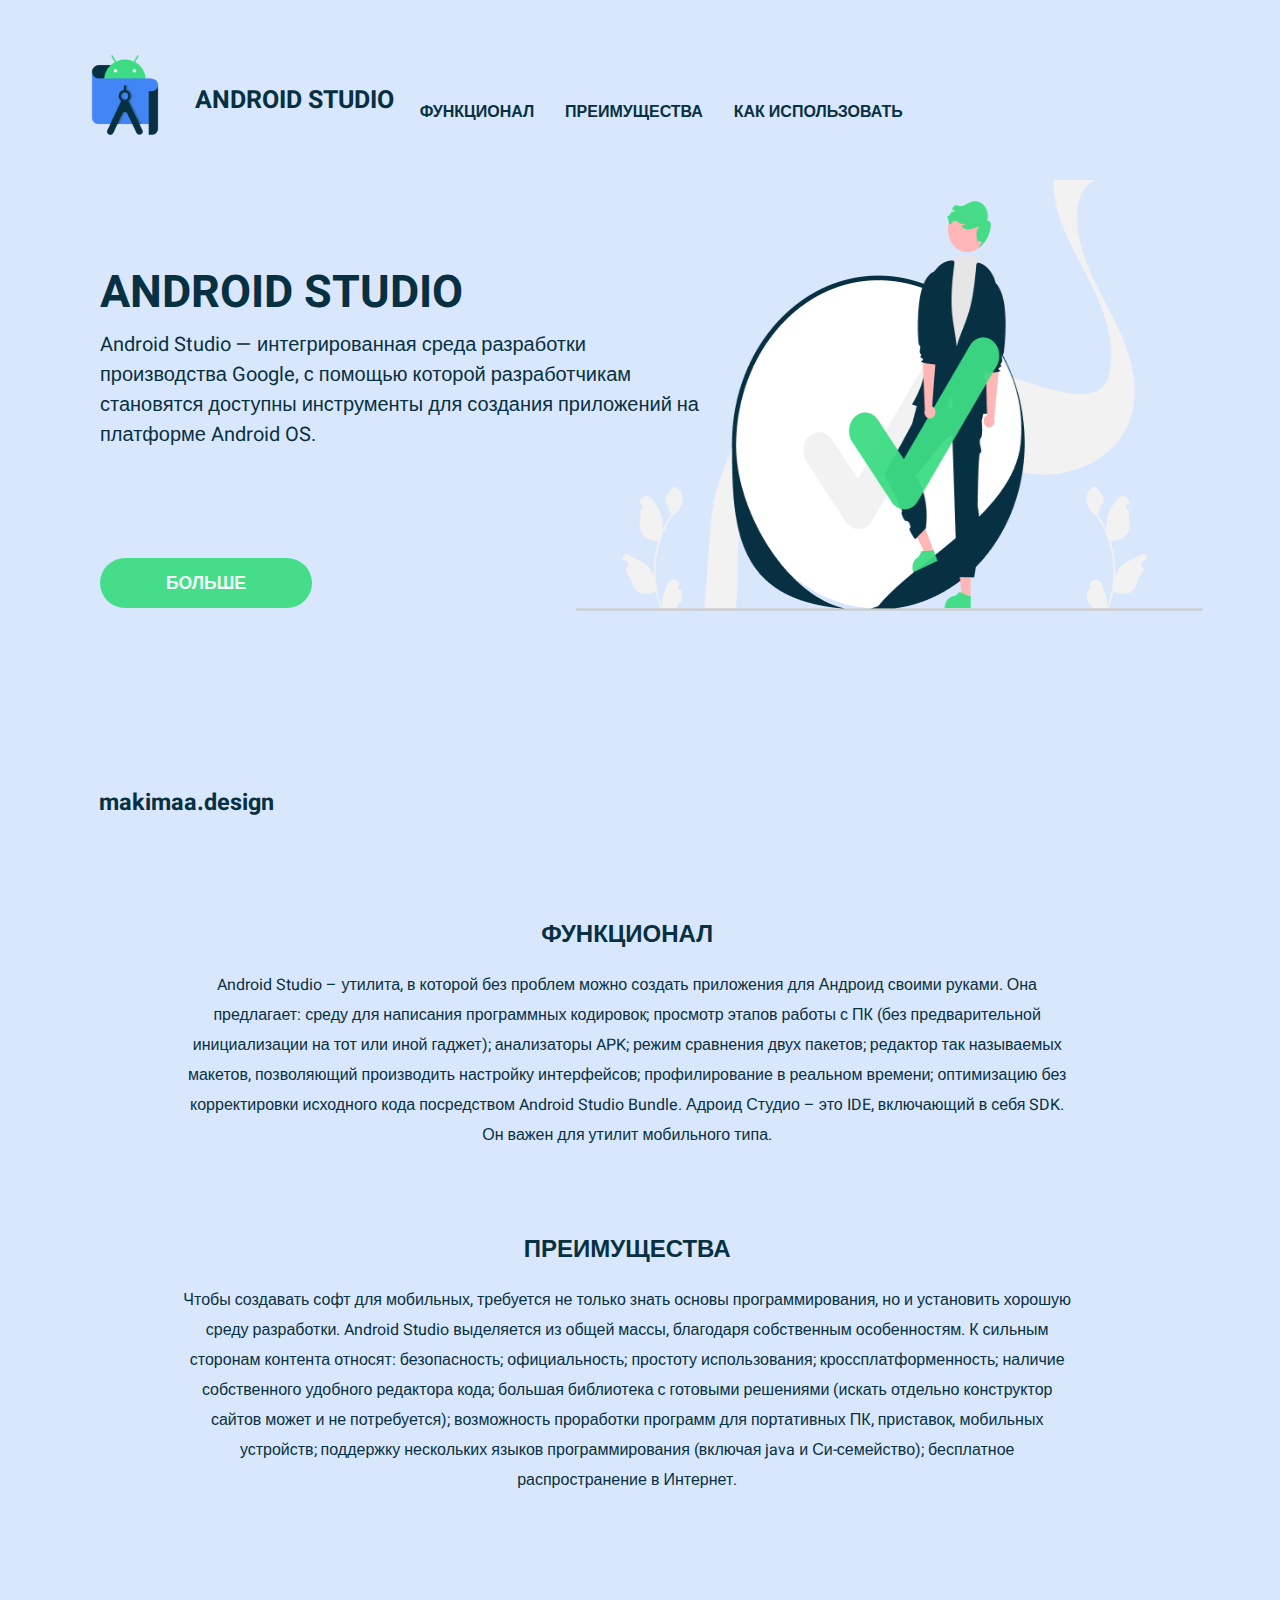
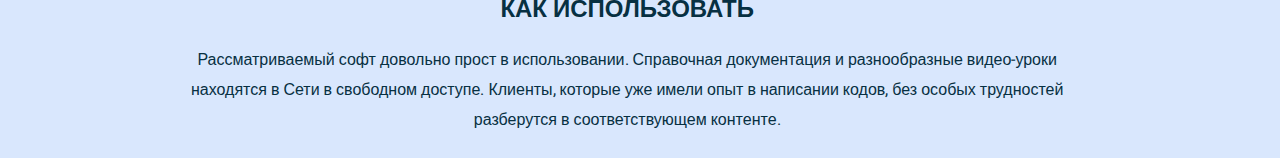
<file: index.html>
<!DOCTYPE html>
<html lang = "en">
<head>
    <meta charset = "UTF-8">
    <meta http-equiv = "X-UA-Compatible" content = "IE=edge">
    <meta name = "viewport" content = "width=device-width, initial-scale=1.0">
    <link rel = "stylesheet" href = "css/style.css">
    <link rel="preconnect" href="https://fonts.googleapis.com">
    <link rel="preconnect" href="https://fonts.gstatic.com" crossorigin>
    <link href="https://fonts.googleapis.com/css2?family=Heebo:wght@600&display=swap" rel="stylesheet">
    <link href="https://fonts.googleapis.com/css2?family=Heebo:wght@400;600&display=swap" rel="stylesheet">
    <title> TASK </title>
</head>
<body>
    <div class = "intro">
        <div class = "heading"><img class = "icon-android" src = "icons/icon-android.png" alt = "logo"><h2> ANDROID STUDIO </h2>
            <ul class = "menu">
                <a href = "#fun"> ФУНКЦИОНАЛ </a>
                <a href = "#spe"> ПРЕИМУЩЕСТВА </a>
                <a href = "#use"> КАК ИСПОЛЬЗОВАТЬ </a>
            </ul>
        </div>

        <div class = "main">
            <h1> ANDROID STUDIO </h1>
            <p> Android Studio — интегрированная среда разработки производства Google, 
                с помощью которой разработчикам становятся доступны инструменты для создания приложений на платформе Android OS. </p>
            <button class = "button-more"><h3><a href = "specificity.html"> БОЛЬШЕ </a></h3></button>
        </div>
        <img class = "img-man" src = "img/img.png" alt = "illustration">
        <div class = "whoIam"><h3> makimaa.design </h3></div>
    </div>
    <div class = "main-info">
        <div class = "functionality"><a name = "fun"><h2> ФУНКЦИОНАЛ </h2></a>
            Android Studio – утилита, в которой без проблем можно создать приложения для Андроид своими руками. 
            Она предлагает:
                среду для написания программных кодировок;
                просмотр этапов работы с ПК (без предварительной инициализации на тот или иной гаджет);
                анализаторы APK;
                режим сравнения двух пакетов;
                редактор так называемых макетов, позволяющий производить настройку интерфейсов;
                профилирование в реальном времени;
                оптимизацию без корректировки исходного кода посредством Android Studio Bundle.
                Адроид Студио – это IDE, включающий в себя SDK. Он важен для утилит мобильного типа.
        </div>
    
        <div class = "advantages"><a name = "spe"><h2> ПРЕИМУЩЕСТВА </h2></a>
            Чтобы создавать софт для мобильных, требуется не только знать основы программирования, но и установить хорошую среду разработки. Android Studio выделяется из общей массы, благодаря собственным особенностям.
            
            К сильным сторонам контента относят:
                безопасность;
                официальность;
                простоту использования;
                кроссплатформенность;
                наличие собственного удобного редактора кода;
                большая библиотека с готовыми решениями (искать отдельно конструктор сайтов может и не потребуется);
                возможность проработки программ для портативных ПК, приставок, мобильных устройств;
                поддержку нескольких языков программирования (включая java и Си-семейство);
                бесплатное распространение в Интернет.
        </div>
    
        <div class = "usability"><a name = "use"><h2> КАК ИСПОЛЬЗОВАТЬ </h2></a>
            Рассматриваемый софт довольно прост в использовании. 
            Справочная документация и разнообразные видео-уроки находятся в Сети в свободном доступе. 
            Клиенты, которые уже имели опыт в написании кодов, без особых трудностей разберутся в соответствующем контенте.
        </div>
    </div>

    <button onclick = "topFunction()" id = "myBtn" title = "Go to top"> Наверх </button>

    <script src = "scripts/script.js"></script>
    <script src = "scripts/scriptWithTask.js"></script>
</body>
</html>
</file>
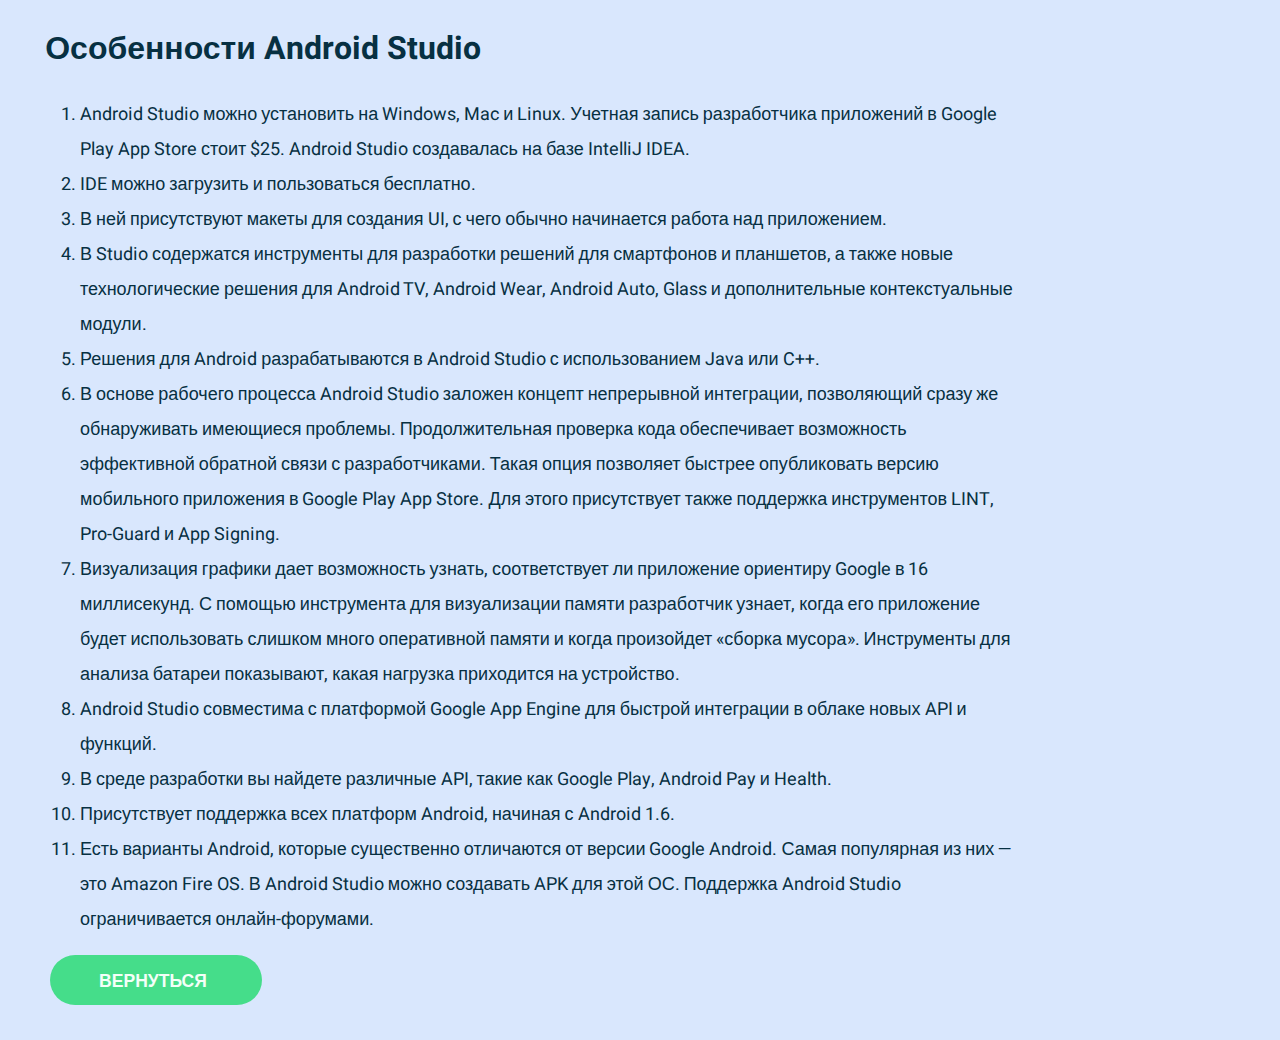
<file: specificity.html>
<!DOCTYPE html>
<html lang = "en">
<head>
    <meta charset = "UTF-8">
    <meta http-equiv = "X-UA-Compatible" content = "IE=edge">
    <meta name = "viewport" content = "width=device-width, initial-scale=1.0">
    <link rel = "stylesheet" href = "css/styleSpecificity.css">
    <link rel="preconnect" href="https://fonts.googleapis.com">
    <link rel="preconnect" href="https://fonts.gstatic.com" crossorigin>
    <link href="https://fonts.googleapis.com/css2?family=Heebo:wght@600&display=swap" rel="stylesheet">
    <link href="https://fonts.googleapis.com/css2?family=Heebo:wght@400;600&display=swap" rel="stylesheet">
    <title> Specificity </title>
</head>
<body>
    <div class = "specificity">
        <h1> Особенности Android Studio </h1>
        <ol><li> Android Studio можно установить на Windows, Mac и Linux. Учетная запись разработчика приложений в Google Play App Store стоит $25. Android Studio создавалась на базе IntelliJ IDEA. </li>
            <li> IDE можно загрузить и пользоваться бесплатно. </li>
            <li> В ней присутствуют макеты для создания UI, с чего обычно начинается работа над приложением. </li>
            <li> В Studio содержатся инструменты для разработки решений для смартфонов и планшетов, а также новые технологические решения для Android TV, Android Wear, Android Auto, Glass и дополнительные контекстуальные модули. </li>
            <li> Решения для Android разрабатываются в Android Studio с использованием Java или C++. </li>
            <li> В основе рабочего процесса Android Studio заложен концепт непрерывной интеграции, позволяющий сразу же обнаруживать имеющиеся проблемы. Продолжительная проверка кода обеспечивает возможность эффективной обратной связи с разработчиками. Такая опция позволяет быстрее опубликовать версию мобильного приложения в Google Play App Store. Для этого присутствует также поддержка инструментов LINT, Pro-Guard и App Signing. </li>
            <li> Визуализация графики дает возможность узнать, соответствует ли приложение ориентиру Google в 16 миллисекунд. С помощью инструмента для визуализации памяти разработчик узнает, когда его приложение будет использовать слишком много оперативной памяти и когда произойдет «сборка мусора». Инструменты для анализа батареи показывают, какая нагрузка приходится на устройство. </li>
            <li> Android Studio совместима с платформой Google App Engine для быстрой интеграции в облаке новых API и функций. </li>
            <li> В среде разработки вы найдете различные API, такие как Google Play, Android Pay и Health. </li>
            <li> Присутствует поддержка всех платформ Android, начиная  с Android 1.6. </li>
            <li> Есть варианты Android, которые существенно отличаются от версии Google Android. Самая популярная из них — это Amazon Fire OS. В Android Studio можно создавать APK для этой ОС. Поддержка Android Studio ограничивается онлайн-форумами. </li>
        </ol>
        <button class = "backToMain"><a href = "index.html"><h3> ВЕРНУТЬСЯ </h3></a></button>
    </div> 
</body>
</html>
</file>
<file: css/style.css>
body {
    margin: 20px 0px 0px 20px;
    padding: 0px 0px 0px 0px;
    background: rgba(66, 133, 244, 0.2);
}

a { 
    text-decoration: none; 
    color: #F3FFF8;
} 

a:hover {
	color: #073042;
}

.intro {
    font-family: 'Heebo', sans-serif;
    color: #f6f6f6;
}

.icon-android {
    height: 75px;
    position: absolute;
    width: 90px;
    height: 90px;
    left: 80px;
    top: 50px;
}

.heading {
    display: flex;

}

.heading h2 {
    position: absolute;
    width: 270px;
    height: 53px;
    left: 195px;
    top: 50px;

    font-family: Heebo;
    font-style: normal;
    font-weight: bold;
    font-size: 25px;
    line-height: 59px;

    color: #073042;
}

.intro p {
    margin-left: 20px;

    position: absolute;
    width: 605px;
    height: 120px;
    left: 80px;
    top: 310px;

    font-family: 'Heebo', sans-serif;
    font-style: normal;
    font-weight: normal;
    font-size: 20px;
    line-height: 30px;
    /* or 150% */

    color: #073042;
}

.intro h1 {
    position: absolute;
    width: 365px;
    height: 66px;
    left: 100px;
    top: 230px;

    font-family: 'Heebo', sans-serif;
    font-style: normal;
    font-weight: bold;
    font-size: 45px;
    line-height: 66px;
    /* identical to box height */

    color: #073042;
}

.intro .img-man {
    position: absolute;
    width: 49%;
    height: 430.74px;
    left: 45%;
    top: 20%;
}

.button-more {
    position: absolute;
    width: 212px;
    height: 50px;
    left: 100px;
    top: 62%;

    background: rgba(61, 220, 132, 0.95);
    border-radius: 50px; 
    
    font-family: 'Heebo', sans-serif;
    font-style: normal;
    font-weight: bold;
    font-size: 15px;
    line-height: 20px;
    display: flex;
    align-items: center;
    text-align: center;

    color: #F3FFF8;
    outline: none; 
    border: none;
}

button:hover {
	background: rgba(66, 133, 244, 0.25);
	color: #073042;
	box-shadow: inset 0 0 0 0px #073042;
}

.button-more h3 {
    margin-top: 10%;
    margin-left: 30%;
}

.whoIam {
    position: absolute;
    width: 83px;
    height: 29px;
    left: 99px;
    top: 85%;

    font-family: 'Heebo', sans-serif;
    font-style: normal;
    font-weight: bold;
    font-size: 20px;
    line-height: 29px;

    color: #073042;
}

#myBtn {
    font-family: 'Heebo', sans-serif;
    font-weight: bold;
    display: none; 
    position: fixed; 
    bottom: 20px; 
    right: 30px; 
    z-index: 99; 
    border: none; 
    outline: none;
    background-color: rgba(61, 220, 132, 0.95);
    color: white;
    cursor: pointer;
    padding: 15px;
    border-radius: 10px;
    font-size: 18px;
}

#myBtn:hover {
    background-color: #073042;
}

.functionality a {
    color: #073042 !important;
}

.advantages a {
    color: #073042 !important;
}

.usability a {
    color: #073042 !important;
}

.functionality {
    font-family: 'Heebo', sans-serif;
    position: absolute;
    font-weight: normal;
    height: 29px;
    left: 99px;
    top: 100%;
    left: 14%;
    width: 70%;
    line-height: 30px;

    color: #073042;
    text-align: center;
}

.advantages {
    font-family: 'Heebo', sans-serif;
    position: absolute;
    font-weight: normal;
    height: 29px;
    left: 99px;
    top: 135%;
    left: 14%;
    width: 70%;
    line-height: 30px;

    color: #073042;
    text-align: center;
}

.usability {
    font-family: 'Heebo', sans-serif;
    position: absolute;
    font-weight: normal;
    height: 29px;
    left: 14%;
    top: 175%;
    width: 70%;

    color: #073042;
    padding-bottom: 12%;
    line-height: 30px;
    text-align: center;
}

.menu {
    font-family: 'Heebo', sans-serif;
    position: absolute;
    font-weight: bold;
    height: 29px;
    margin-left: 26%;
    top: 9.3%;
    width: 70%;

    color: #073042;
}

.menu a {
    text-decoration: none; 
    color: #073042;
    margin-left: 3%;
}
.menu a:hover {
    color: rgba(61, 220, 132, 0.95);
}
</file>
<file: css/styleSpecificity.css>
body {
    margin: 20px 0px 0px 20px;
    padding: 0px 0px 0px 0px;
    background: rgba(66, 133, 244, 0.2);
    font-family: 'Heebo', sans-serif;
    color: #073042;
    margin-bottom: 8%;
}

a { 
    text-decoration: none; 
    color: #F3FFF8;
} 

a:hover {
	color: #073042;
}

.specificity h1 {
    margin: 2%;
}

.specificity ol {
    width: 75%;
    font-size: large;
    margin-left: 20px;
    line-height: 35px;
}

.backToMain {
    position: absolute;
    width: 212px;
    height: 50px;
    left: 50px;

    background: rgba(61, 220, 132, 0.95);
    border-radius: 50px; 
    
    font-family: 'Heebo', sans-serif;
    font-style: normal;
    font-weight: bold;
    font-size: 15px;
    line-height: 20px;
    display: flex;
    align-items: center;
    text-align: center;

    color: #F3FFF8;
    outline: none; 
    border: none;
}

button:hover {
	background: rgba(66, 133, 244, 0.25);
	color: #073042;
	box-shadow: inset 0 0 0 0px #073042;
}

.backToMain h3 {
    margin-top: 19%;
    margin-left: 40%;
}
</file>
